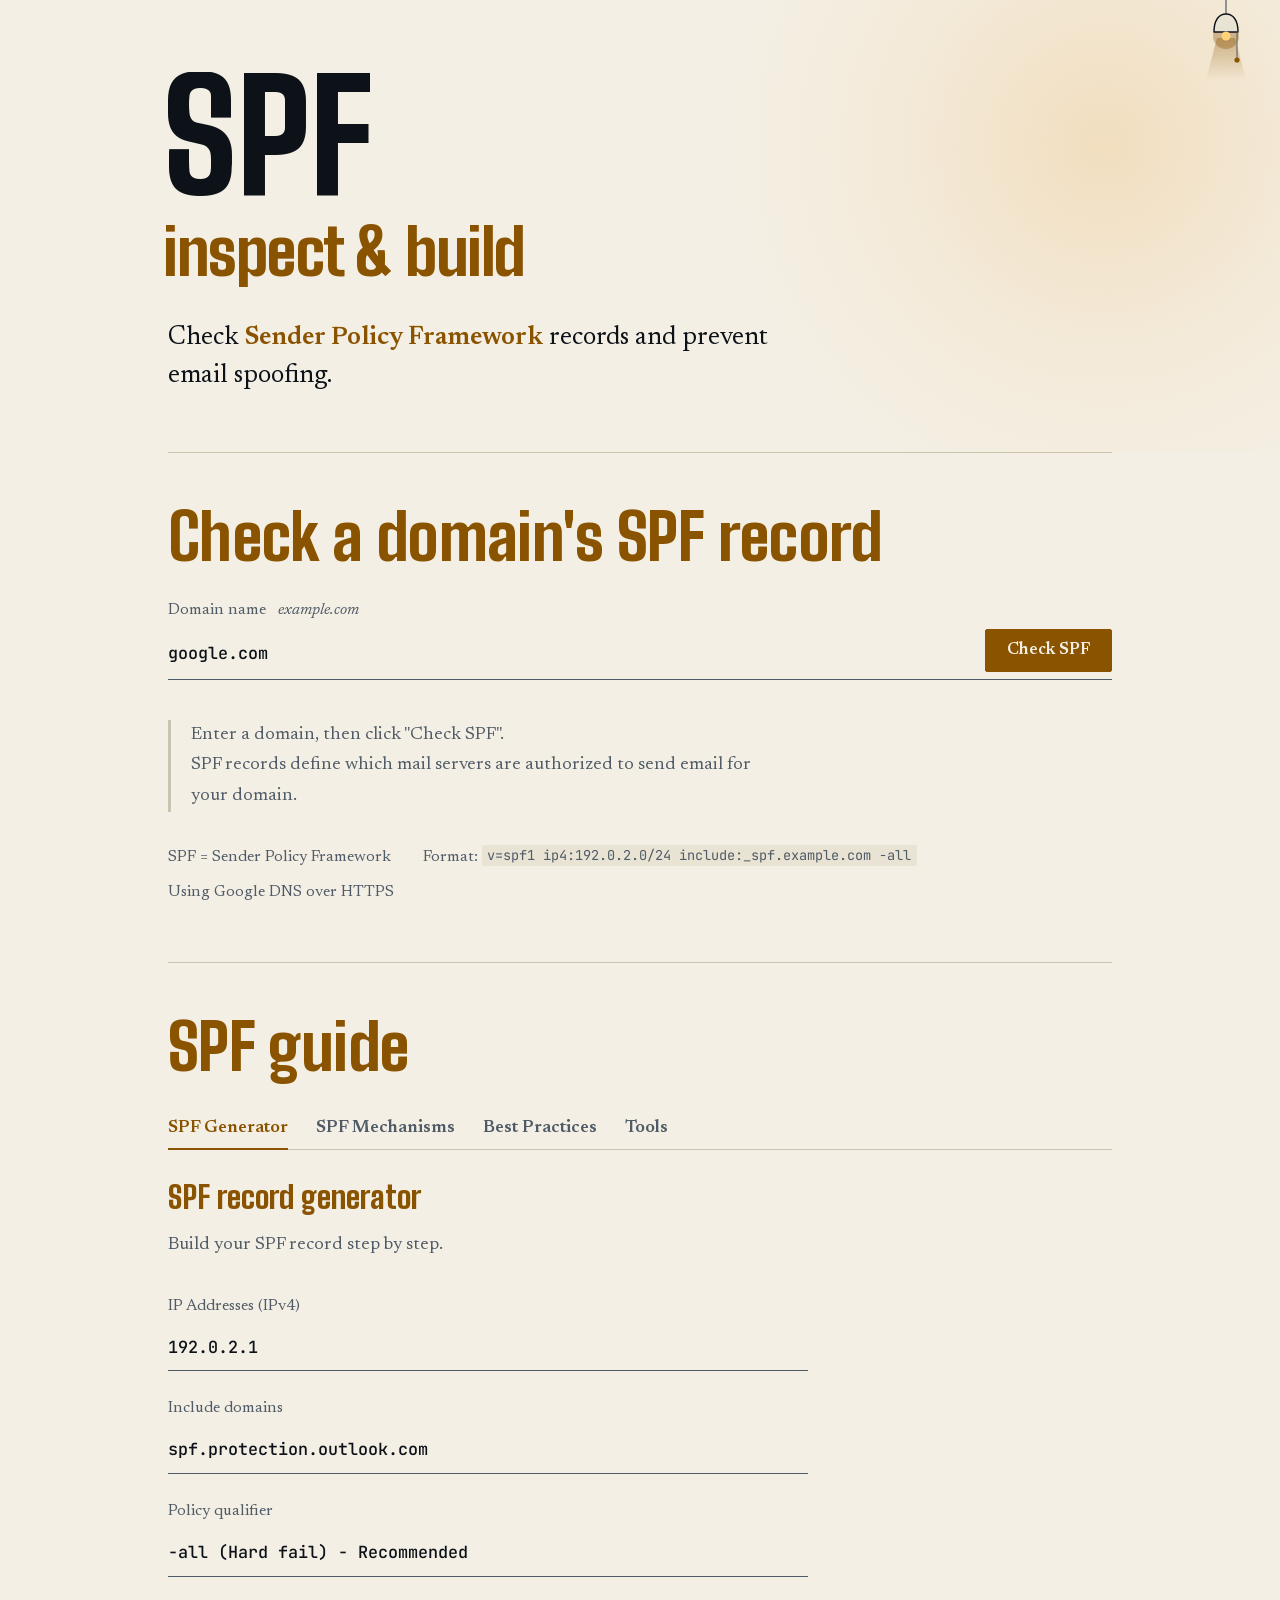
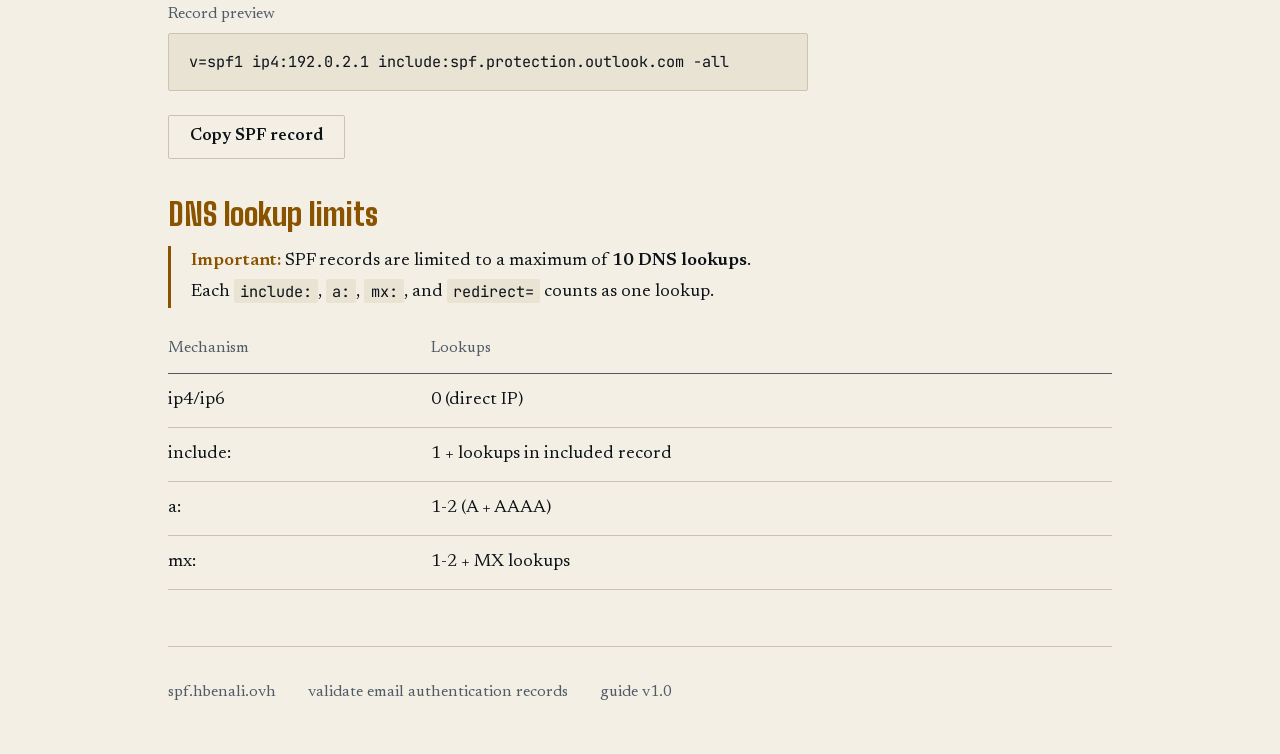
<file: index.html>
<!DOCTYPE html>
<html lang="en">
<head>
  <meta charset="UTF-8">
  <meta name="viewport" content="width=device-width, initial-scale=1.0">
  <title>SPF Checker — Free SPF Record Lookup &amp; Validator</title>
  <meta name="description" content="Free SPF checker and validator. Look up any domain&#x27;s SPF record, count DNS lookups against the limit of 10, catch syntax errors, and generate a correct record.">
  <meta name="robots" content="index, follow">
  <link rel="canonical" href="https://spf.hbenali.ovh/">

  <!-- Open Graph / Twitter Card -->
  <meta property="og:type" content="website">
  <meta property="og:title" content="SPF Checker — Free SPF Record Lookup &amp; Validator">
  <meta property="og:description" content="Check any domain&#x27;s SPF record, count its DNS lookups against the limit of 10, and generate a valid record.">
  <meta property="og:url" content="https://spf.hbenali.ovh/">
  <meta property="og:site_name" content="SPF Checker">
  <meta property="og:locale" content="en_US">
  <meta property="og:image" content="https://spf.hbenali.ovh/favicon.svg">
  <meta property="og:image:type" content="image/svg+xml">
  <meta name="twitter:card" content="summary">
  <meta name="twitter:title" content="SPF Checker — Free SPF Record Lookup &amp; Validator">
  <meta name="twitter:description" content="Check any domain&#x27;s SPF record, count its DNS lookups against the limit of 10, and generate a valid record.">
  <meta name="twitter:image" content="https://spf.hbenali.ovh/favicon.svg">

  <!-- Structured data -->
  <script type="application/ld+json">
  {
    "@context": "https://schema.org",
    "@type": "WebApplication",
    "name": "SPF Checker",
    "url": "https://spf.hbenali.ovh/",
    "applicationCategory": "UtilitiesApplication",
    "operatingSystem": "Any",
    "description": "Check any domain's SPF record, count its DNS lookups against the limit of 10, and generate a valid record.",
    "offers": { "@type": "Offer", "price": "0", "priceCurrency": "USD" }
  }
  </script>

  <!-- Security (static hosting: CSP and referrer are set here; dns.google is the only external call) -->
  <meta http-equiv="Content-Security-Policy" content="default-src 'self'; script-src 'self'; style-src 'self'; font-src 'self'; img-src 'self' data:; connect-src 'self' https://dns.google; object-src 'none'; base-uri 'self'; form-action 'self'">
  <meta name="referrer" content="strict-origin-when-cross-origin">

  <link rel="icon" type="image/svg+xml" href="/favicon.svg">
  <link rel="alternate icon" href="/favicon.ico">
  <link rel="apple-touch-icon" href="/apple-touch-icon.png">
  <meta name="color-scheme" content="dark light">
  <meta name="theme-color" content="#0c1218" media="(prefers-color-scheme: dark)">
  <meta name="theme-color" content="#f4efe4" media="(prefers-color-scheme: light)">

  <link rel="preload" href="/fonts/big-shoulders-latin-wght.woff2" as="font" type="font/woff2" crossorigin>
  <link rel="preload" href="/fonts/newsreader-latin-wght.woff2" as="font" type="font/woff2" crossorigin>
  <script src="/theme.js"></script>
  <link rel="stylesheet" href="/site.css">
</head>
<body>
<a class="skip" href="#domainInput">Skip to the tool</a>
<header class="hero">
  <div class="wrap">
    <h1 class="display">
      <span class="line"><span>SPF</span></span>
      <span class="line"><span>inspect &amp; build</span></span>
    </h1>
    <p class="lead">Check <strong>Sender Policy Framework</strong> records and prevent email spoofing.</p>
  </div>
</header>

<main>
  <section class="block wrap" aria-labelledby="lookupTitle">
    <h2 class="block-title" id="lookupTitle">Check a domain's SPF record</h2>

    <div class="field input-group">
      <label for="domainInput">
        <span>Domain name</span>
        <i>example.com</i>
      </label>
      <div class="field-row domain-input-wrapper">
        <input type="text" id="domainInput" placeholder="e.g. example.com" value="google.com" spellcheck="false" autocomplete="off">
        <button class="btn" id="checkBtn">
          <span id="btnText">Check SPF</span>
          <span id="btnLoader" hidden></span>
        </button>
      </div>
    </div>

    <div class="result-area" id="resultContainer" aria-live="polite">
      <div class="state empty empty-state" id="placeholderState">
        <p>Enter a domain, then click "Check SPF".<br>SPF records define which mail servers are authorized to send email for your domain.</p>
      </div>
      <div id="recordsContainer" hidden></div>
      <div id="errorContainer" hidden></div>
    </div>

    <div class="note">
      <span>SPF = Sender Policy Framework</span>
      <span>Format: <code>v=spf1 ip4:192.0.2.0/24 include:_spf.example.com -all</code></span>
      <span>Using Google DNS over HTTPS</span>
    </div>
  </section>

  <section class="block wrap" aria-labelledby="guideTitle">
    <h2 class="block-title" id="guideTitle">SPF guide</h2>

    <div class="tabs" role="tablist" aria-label="SPF guide">
      <button class="tab-btn active" id="tabGenerate" role="tab" aria-selected="true" aria-controls="generateTab">SPF Generator</button>
      <button class="tab-btn" id="tabMechanisms" role="tab" aria-selected="false" aria-controls="mechanismsTab">SPF Mechanisms</button>
      <button class="tab-btn" id="tabBestPractices" role="tab" aria-selected="false" aria-controls="bestPracticesTab">Best Practices</button>
      <button class="tab-btn" id="tabTools" role="tab" aria-selected="false" aria-controls="toolsTab">Tools</button>
    </div>

    <div class="tab-content active" id="generateTab" role="tabpanel" aria-labelledby="tabGenerate">
      <div>
        <h3 class="sub-title">SPF record generator</h3>
        <p class="block-note">Build your SPF record step by step.</p>
        <div class="gen-grid field">
          <div>
            <label class="gen-label" for="genIp4">IP Addresses (IPv4)</label>
            <div class="gen-row"><input type="text" id="genIp4" placeholder="e.g., 192.0.2.1 or 192.0.2.0/24" value="192.0.2.1" autocomplete="off" spellcheck="false"></div>
          </div>
          <div>
            <label class="gen-label" for="genInclude">Include domains</label>
            <div class="gen-row"><input type="text" id="genInclude" placeholder="e.g., spf.protection.outlook.com" value="spf.protection.outlook.com" autocomplete="off" spellcheck="false"></div>
          </div>
          <div>
            <label class="gen-label" for="genPolicy">Policy qualifier</label>
            <div class="gen-row">
              <select id="genPolicy">
                <option value="-all">-all (Hard fail) - Recommended</option>
                <option value="~all">~all (Soft fail)</option>
                <option value="?all">?all (Neutral)</option>
              </select>
            </div>
          </div>
          <div>
            <div class="gen-label">Record preview</div>
            <div class="preview" id="generatedSpf" aria-live="polite">v=spf1 ip4:192.0.2.1 include:spf.protection.outlook.com -all</div>
          </div>
          <div class="copy-row">
            <button id="copySpfBtn" class="btn quiet">Copy SPF record</button>
            <span class="copy-status" id="copyStatus" role="status"></span>
          </div>
        </div>
      </div>

      <div>
        <h3 class="sub-title">DNS lookup limits</h3>
        <div class="callout">
          <p><strong>Important:</strong> SPF records are limited to a maximum of <strong>10 DNS lookups</strong>. Each <code>include:</code>, <code>a:</code>, <code>mx:</code>, and <code>redirect=</code> counts as one lookup.</p>
        </div>
        <div class="table-wrap">
          <table>
            <thead><tr><th scope="col">Mechanism</th><th scope="col">Lookups</th></tr></thead>
            <tbody>
              <tr><td>ip4/ip6</td><td>0 (direct IP)</td></tr>
              <tr><td>include:</td><td>1 + lookups in included record</td></tr>
              <tr><td>a:</td><td>1-2 (A + AAAA)</td></tr>
              <tr><td>mx:</td><td>1-2 + MX lookups</td></tr>
            </tbody>
          </table>
        </div>
      </div>
    </div>

    <div class="tab-content" id="mechanismsTab" role="tabpanel" aria-labelledby="tabMechanisms">
      <div>
        <h3 class="sub-title">SPF mechanism reference</h3>
        <div class="table-wrap">
          <table>
            <thead><tr><th scope="col">Mechanism</th><th scope="col">Description</th><th scope="col">Example</th></tr></thead>
            <tbody>
              <tr><td><code>ip4:</code></td><td>Matches specific IPv4 address or range</td><td><code>ip4:192.0.2.0/24</code></td></tr>
              <tr><td><code>ip6:</code></td><td>Matches IPv6 address or range</td><td><code>ip6:2001:db8::/32</code></td></tr>
              <tr><td><code>a:</code></td><td>Matches domain's A/AAAA records</td><td><code>a:mail.example.com</code></td></tr>
              <tr><td><code>mx:</code></td><td>Matches domain's MX servers</td><td><code>mx</code> or <code>mx:example.com</code></td></tr>
              <tr><td><code>include:</code></td><td>Includes another domain's SPF</td><td><code>include:spf.protection.outlook.com</code></td></tr>
              <tr><td><code>exists:</code></td><td>Tests if domain exists</td><td><code>exists:%{i}.spf.example.com</code></td></tr>
              <tr><td><code>redirect=</code></td><td>Redirects to another SPF</td><td><code>redirect=_spf.example.com</code></td></tr>
              <tr><td><code>exp=</code></td><td>Explanation for failures</td><td><code>exp=explain._spf.example.com</code></td></tr>
            </tbody>
          </table>
        </div>
      </div>

      <div>
        <h3 class="sub-title">Qualifiers</h3>
        <div class="table-wrap">
          <table>
            <thead><tr><th scope="col">Qualifier</th><th scope="col">Meaning</th><th scope="col">Result</th></tr></thead>
            <tbody>
              <tr><td><code>+</code></td><td>Pass (default)</td><td>Pass</td></tr>
              <tr><td><code>-</code></td><td>Fail (hard fail)</td><td>Fail</td></tr>
              <tr><td><code>~</code></td><td>SoftFail</td><td>Warning</td></tr>
              <tr><td><code>?</code></td><td>Neutral</td><td>Neutral</td></tr>
            </tbody>
          </table>
        </div>
      </div>
    </div>

    <div class="tab-content" id="bestPracticesTab" role="tabpanel" aria-labelledby="tabBestPractices">
      <div>
        <h3 class="sub-title">SPF best practices (2026)</h3>
        <ul class="practice">
          <li><strong>Use -all (hard fail)</strong> - Soft fails (~all) can be ignored by some receivers</li>
          <li><strong>Stay under 10 DNS lookups</strong> - Each include: counts against this limit</li>
          <li><strong>Avoid PTR mechanism</strong> - Deprecated and unreliable</li>
          <li><strong>Only one SPF record per domain</strong> - Multiple records cause "permerror"</li>
          <li><strong>Use ip4/ip6 instead of a/mx when possible</strong> - Saves DNS lookups</li>
          <li><strong>Keep record under 512 bytes</strong> - Avoid UDP packet fragmentation</li>
        </ul>
      </div>

      <div>
        <h3 class="sub-title">Common issues</h3>
        <div class="callout"><p><strong>Too many DNS lookups:</strong> If your SPF has more than 10 lookups, receivers will reject it with "permerror"</p></div>
        <div class="callout"><p><strong>Recursive includes:</strong> An include loop (e.g., A includes B, B includes A) will hit the 10-lookup limit</p></div>
        <div class="callout"><p><strong>Void lookups:</strong> More than 2 void lookups (domains that don't exist) cause permerror</p></div>
      </div>
    </div>

    <div class="tab-content" id="toolsTab" role="tabpanel" aria-labelledby="tabTools">
      <div>
        <h3 class="sub-title">Other SPF tools</h3>
        <ul class="tools">
          <li><a href="https://easydmarc.com/spf-record-check-tools" target="_blank" rel="noopener noreferrer">EasyDMARC SPF Tools</a><span>Check, generate &amp; validate SPF</span></li>
          <li><a href="https://dmarcian.com/spf-survey/" target="_blank" rel="noopener noreferrer">DMARCIAN SPF Survey</a><span>Detailed SPF analysis</span></li>
          <li><a href="https://www.kitterman.com/spf/validate.html" target="_blank" rel="noopener noreferrer">Kitterman SPF Validator</a><span>Classic SPF testing tool</span></li>
          <li><a href="https://www.mail-tester.com/" target="_blank" rel="noopener noreferrer">Mail Tester</a><span>Full email authentication check</span></li>
        </ul>
      </div>
    </div>
  </section>
</main>

<div class="foot">
  <footer>
    <span>spf.hbenali.ovh</span>
    <span>validate email authentication records</span>
    <span>guide v1.0</span>
  </footer>
</div>

<script src="/app.js"></script>
</body>
</html>
</file>
<file: site.css>
/* spf.hbenali.ovh: one stylesheet for every page. Dark editorial design system shared with hbenali.ovh.
   Fonts are self-hosted (see fonts/README.md). */

@font-face { font-family: 'Big Shoulders'; font-style: normal; font-weight: 600 900; font-display: swap; src: url('fonts/big-shoulders-latin-wght.woff2') format('woff2'); }
@font-face { font-family: 'Newsreader'; font-style: normal; font-weight: 200 800; font-display: swap; src: url('fonts/newsreader-latin-wght.woff2') format('woff2'); }
@font-face { font-family: 'Newsreader'; font-style: italic; font-weight: 200 800; font-display: swap; src: url('fonts/newsreader-italic-latin-wght.woff2') format('woff2'); }
@font-face { font-family: 'JetBrains Mono'; font-style: normal; font-weight: 100 800; font-display: swap; src: url('fonts/jetbrains-mono-latin-wght.woff2') format('woff2'); }

:root {
    --ink: #0c1218;
    --slate: #17212b;
    --line: #263341;
    --bone: #e7e1d3;
    --mist: #8e9aa6;
    --sodium: #e9a23b;
    --verdigris: #5db7a0;
    --fail: #e5776f;
    --glow: rgba(233, 162, 59, 0.2);
    --glow-soft: rgba(233, 162, 59, 0.06);

    --display: 'Big Shoulders', 'Arial Narrow', Impact, sans-serif;
    --serif: 'Newsreader', Georgia, serif;
    --mono: 'JetBrains Mono', ui-monospace, monospace;

    --gutter: clamp(1.5rem, 4vw, 2.5rem);
    color-scheme: dark;
}

/* Light: follows the system setting until the lamp (theme.js) is used. Dark above is the default and the identity.
   Contrast on --ink (page) / --slate (surface): text 16/14.7, muted 6.0/5.4, accent 5.5/4.9, ok 5.2/4.7, fail 5.7/5.1. */
@media (prefers-color-scheme: light) {
    :root:not([data-theme="dark"]) {
        --ink: #f4efe4;
        --slate: #e9e3d4;
        --line: #cbc3b0;
        --bone: #0c1218;
        --mist: #4f5b67;
        --sodium: #8a5300;
        --verdigris: #1b7058;
        --fail: #b3261e;
        --glow: rgba(233, 162, 59, 0.22);
        --glow-soft: rgba(233, 162, 59, 0.07);
        color-scheme: light;
    }
}
:root[data-theme="light"] {
    --ink: #f4efe4;
    --slate: #e9e3d4;
    --line: #cbc3b0;
    --bone: #0c1218;
    --mist: #4f5b67;
    --sodium: #8a5300;
    --verdigris: #1b7058;
    --fail: #b3261e;
    --glow: rgba(233, 162, 59, 0.22);
    --glow-soft: rgba(233, 162, 59, 0.07);
    color-scheme: light;
}

*, *::before, *::after { box-sizing: border-box; margin: 0; padding: 0; }

html { background: var(--ink); }

body {
    min-height: 100vh;
    background: var(--ink);
    color: var(--bone);
    font-family: var(--serif);
    font-size: 1.125rem;
    line-height: 1.7;
    font-optical-sizing: auto;
    -webkit-font-smoothing: antialiased;
    text-rendering: optimizeLegibility;
}

::selection { background: var(--sodium); color: var(--ink); }
:focus-visible { outline: 2px solid var(--sodium); outline-offset: 4px; border-radius: 2px; }

a { color: inherit; }
ul { list-style: none; }
strong { font-weight: 600; }
code { font-family: var(--mono); font-size: 0.85em; background: var(--slate); padding: 0.1em 0.4em; border-radius: 2px; overflow-wrap: anywhere; }
[hidden] { display: none !important; }

.sr-only { position: absolute; width: 1px; height: 1px; overflow: hidden; clip-path: inset(50%); white-space: nowrap; }
.skip { position: fixed; top: 0.75rem; left: 0.75rem; z-index: 60; background: var(--sodium); color: var(--ink); padding: 0.5rem 1rem; transform: translateY(-300%); }
.skip:focus { transform: none; }

.link, footer a, .tools a {
    text-decoration: none;
    background-image: linear-gradient(currentColor, currentColor);
    background-repeat: no-repeat;
    background-size: 100% 1px;
    background-position: 0 100%;
    padding-bottom: 2px;
    transition: background-size 0.35s cubic-bezier(0.22, 1, 0.36, 1), color 0.2s;
}
.link:hover, .link:focus-visible, footer a:hover, footer a:focus-visible, .tools a:hover, .tools a:focus-visible { color: var(--sodium); background-size: 100% 2px; }

.display { font-family: var(--display); font-weight: 800; line-height: 0.86; letter-spacing: -0.01em; }
.wrap { max-width: 64rem; margin: 0 auto; padding-inline: var(--gutter); }

/* Hero */
.hero { position: relative; isolation: isolate; overflow: hidden; padding-block: 4.5rem 3.5rem; }
.hero::before {
    content: ''; position: absolute; z-index: -1; top: -14rem; right: -12rem;
    width: min(46rem, 140vw); aspect-ratio: 1; border-radius: 50%;
    background: radial-gradient(closest-side, var(--glow), var(--glow-soft) 55%, transparent);
    pointer-events: none;
}
.hero h1 { font-size: clamp(4rem, 17vw, 9.5rem); margin-left: -0.03em; }
.hero h1 .line { display: block; overflow: hidden; padding-bottom: 0.05em; }
.hero h1 .line > span { display: block; animation: rise 1.1s cubic-bezier(0.16, 1, 0.3, 1) both; }
.hero h1 .line:nth-child(2) { color: var(--sodium); font-size: 0.42em; line-height: 1; margin-top: 0.15em; }
.hero h1 .line:nth-child(2) > span { animation-delay: 0.13s; }
.hero .lead { margin-top: 2rem; max-width: 40ch; font-size: clamp(1.25rem, 2.4vw, 1.6rem); line-height: 1.5; animation: fade 0.9s 0.5s both; }
.hero .lead strong { color: var(--sodium); font-weight: 600; }

@keyframes rise { from { transform: translateY(108%); } }
@keyframes fade { from { opacity: 0; transform: translateY(12px); } }

/* Sections */
.block { position: relative; padding-block: 3.5rem; }
.block::before { content: ''; position: absolute; top: 0; left: var(--gutter); right: var(--gutter); height: 1px; background: var(--line); }
.block-title { font-family: var(--display); font-weight: 800; font-size: clamp(2.6rem, 7vw, 4rem); line-height: 0.9; letter-spacing: -0.01em; color: var(--sodium); }
.block-note { margin-top: 0.75rem; max-width: 52ch; color: var(--mist); }

/* Fields */
.field { margin-top: 2rem; }
.field label, .gen-label { display: block; color: var(--mist); font-size: 1rem; margin-bottom: 0.3rem; }
.field label i { font-style: italic; margin-left: 0.5rem; }
.field-row { display: flex; align-items: stretch; gap: 1rem; border-bottom: 1px solid var(--mist); transition: border-color 0.2s; }
.field-row:focus-within, .gen-row:focus-within { border-color: var(--sodium); }
input[type="text"], select {
    background: none; border: 0; color: var(--bone); border-radius: 0;
    font: 500 1.05rem/1.3 var(--mono); padding: 0.75rem 0; outline: 0; min-width: 0; width: 100%;
}
.field-row input { flex: 1; }
input::placeholder { color: var(--mist); opacity: 0.8; }
select { cursor: pointer; appearance: none; -webkit-appearance: none; }
select option { background: var(--slate); color: var(--bone); }

.btn {
    display: inline-flex; align-items: center; justify-content: center; gap: 0.6rem;
    background: var(--sodium); color: var(--ink); border: 1px solid var(--sodium); padding: 0.55rem 1.3rem;
    font: 600 1.05rem/1.4 var(--serif); border-radius: 2px; cursor: pointer; white-space: nowrap;
    transition: background-color 0.2s, color 0.2s, transform 0.2s;
}
.btn:hover, .btn:focus-visible { background: var(--bone); border-color: var(--bone); transform: translateY(-2px); }
.btn:disabled { opacity: 0.7; cursor: progress; transform: none; }
.btn.quiet { background: none; color: var(--bone); border-color: var(--line); }
.btn.quiet:hover, .btn.quiet:focus-visible { border-color: var(--sodium); color: var(--sodium); background: none; }
.field-row .btn { align-self: center; margin-bottom: 0.4rem; }

.loader { width: 0.9rem; height: 0.9rem; border: 2px solid var(--ink); border-top-color: transparent; border-radius: 50%; animation: spin 0.8s linear infinite; }
@keyframes spin { to { transform: rotate(360deg); } }

/* Result states: a word and a left rule, never colour alone */
.result-area { margin-top: 2.5rem; }
.state { border-left: 3px solid var(--line); padding-left: 1.25rem; }
.state-title { font-family: var(--display); font-weight: 800; font-size: 1.9rem; line-height: 1.05; }
.state p { margin-top: 0.5rem; max-width: 60ch; color: var(--mist); }
.state.empty { color: var(--mist); }
.state.ok { border-left-color: var(--verdigris); }
.state.ok .state-title { color: var(--verdigris); }
.state.fail { border-left-color: var(--fail); }
.state.fail .state-title { color: var(--fail); }
.state.fail p { color: var(--bone); }
.badge-domain { font: 500 1rem var(--mono); color: var(--bone); overflow-wrap: anywhere; display: block; margin-top: 0.5rem; }
.query { margin-top: 0.5rem; font: 0.95rem/1.5 var(--mono); color: var(--mist); overflow-wrap: anywhere; }

.mech-list { margin-top: 1.5rem; display: flex; flex-wrap: wrap; gap: 0.4rem 1.25rem; font: 0.95rem/1.5 var(--mono); }
.mech { overflow-wrap: anywhere; min-width: 0; }
.record-card { margin-top: 1.5rem; font: 0.95rem/1.6 var(--mono); background: var(--slate); border: 1px solid var(--line); border-radius: 2px; padding: 1rem 1.25rem; overflow-wrap: anywhere; max-height: 18rem; overflow-y: auto; }

.checks { margin-top: 1.5rem; }
.checks li { display: flex; flex-wrap: wrap; gap: 0.1rem 1rem; border-top: 1px solid var(--line); border-left: 3px solid var(--line); padding: 0.7rem 0 0.7rem 1rem; }
.checks li:last-child { border-bottom: 1px solid var(--line); }
.checks .word { font-family: var(--display); font-weight: 800; font-size: 1.25rem; line-height: 1.4; min-width: 5.5rem; }
.checks .what { flex: 1; min-width: 14rem; overflow-wrap: anywhere; }
.checks li.warn { border-left-color: var(--sodium); }
.checks li.warn .word { color: var(--sodium); }
.checks li.fail { border-left-color: var(--fail); }
.checks li.fail .word { color: var(--fail); }
.checks li.info .word { color: var(--mist); }

/* Guide */
.tabs { display: flex; flex-wrap: wrap; gap: 0.25rem 1.75rem; margin-top: 2rem; border-bottom: 1px solid var(--line); }
.tab-btn {
    background: none; border: 0; border-bottom: 2px solid transparent; margin-bottom: -1px;
    color: var(--mist); font: 600 1.1rem/1.4 var(--serif); padding: 0.5rem 0; cursor: pointer;
    transition: color 0.2s, border-color 0.2s;
}
.tab-btn:hover { color: var(--bone); }
.tab-btn.active { color: var(--sodium); border-bottom-color: var(--sodium); }
.tab-content { display: none; padding-top: 2rem; }
.tab-content.active { display: block; }
.tab-content > * + * { margin-top: 2.5rem; }
.sub-title { font-family: var(--display); font-weight: 800; font-size: 1.9rem; line-height: 1.05; color: var(--sodium); }
.sub-title + * { margin-top: 1rem; }

.gen-grid { display: grid; gap: 1.5rem; max-width: 40rem; }
.gen-row { border-bottom: 1px solid var(--mist); transition: border-color 0.2s; }
.gen-row.static { border-bottom: 0; }
.preview { font: 0.95rem/1.6 var(--mono); background: var(--slate); border: 1px solid var(--line); border-radius: 2px; padding: 1rem 1.25rem; overflow-wrap: anywhere; }
.copy-row { display: flex; flex-wrap: wrap; align-items: center; gap: 0.75rem 1.25rem; }
.copy-status { color: var(--verdigris); }

.callout { border-left: 3px solid var(--sodium); padding-left: 1.25rem; max-width: 60ch; }
.callout + .callout { margin-top: 1rem; }
.callout strong:first-child { color: var(--sodium); }
.callout p { margin: 0; }

.table-wrap { overflow-x: auto; margin-top: 1rem; }
table { width: 100%; border-collapse: collapse; }
th, td { text-align: left; vertical-align: top; padding: 0.7rem 1.25rem 0.7rem 0; border-bottom: 1px solid var(--line); }
th { color: var(--mist); font-weight: 400; font-size: 1rem; border-bottom-color: var(--mist); }
td code { white-space: nowrap; }

.practice { max-width: 60ch; }
.practice li { padding: 0.8rem 0; border-bottom: 1px solid var(--line); }
.practice li:first-child { border-top: 1px solid var(--line); }

.tools li { padding: 0.8rem 0; border-bottom: 1px solid var(--line); max-width: 60ch; }
.tools li:first-child { border-top: 1px solid var(--line); }
.tools a { font-weight: 600; }
.tools span { display: block; color: var(--mist); font-size: 1rem; }

/* Footer */
.note { color: var(--mist); font-size: 1rem; display: flex; flex-wrap: wrap; gap: 0.5rem 2rem; margin-top: 2rem; }
footer { color: var(--mist); font-size: 1rem; }
.foot { max-width: 64rem; margin: 0 auto; padding: 0 var(--gutter) 3rem; }
.foot > footer { border-top: 1px solid var(--line); padding-top: 2rem; display: flex; flex-wrap: wrap; gap: 0.5rem 2rem; }
.foot strong { color: var(--bone); }

/* 404 */
.nf { min-height: 100vh; display: flex; flex-direction: column; justify-content: center; padding-block: 4rem; position: relative; isolation: isolate; overflow: hidden; }
.nf::before {
    content: ''; position: absolute; z-index: -1; top: -12rem; right: -10rem; width: min(40rem, 140vw); aspect-ratio: 1; border-radius: 50%;
    background: radial-gradient(closest-side, var(--glow), var(--glow-soft) 55%, transparent);
}
.nf-code { font-size: clamp(9rem, 34vw, 22rem); color: var(--sodium); }
.nf h1 { font-size: clamp(2.8rem, 7vw, 5rem); margin-top: 0.5rem; }
.nf .nf-lead { margin-top: 1rem; max-width: 40ch; color: var(--mist); font-size: 1.3rem; }
.nf-links { margin-top: 2rem; display: flex; flex-wrap: wrap; gap: 0.75rem 2rem; font-size: 1.25rem; }
.nf-search { margin-top: 3rem; max-width: 30rem; }

@media (prefers-reduced-motion: reduce) {
    *, *::before, *::after { animation-duration: 0.01ms !important; animation-delay: 0s !important; transition-duration: 0.01ms !important; }
}

/* ---- Theme lamp: pull-cord switch (see theme.js). Lamp on = light theme. ---- */
.theme-lamp {
    position: absolute; /* scrolls away with the page; fixed on pages with a fixed bar, see below */
    top: 0;
    inset-inline-end: clamp(0.75rem, 3vw, 2rem);
    z-index: 1000;
    display: block;
    width: 2.75rem;
    height: 5.25rem;
    padding: 0;
    border: 0;
    background: none;
    cursor: pointer;
    -webkit-tap-highlight-color: transparent;
}
/* Pages with a fixed top bar or fixed top-right controls: the lamp stays visible and the bar
   reserves room for it (lamp offset + lamp width + gap), so it never covers a link. */
html:has(.bar-inner) .theme-lamp,
html:has(.controls) .theme-lamp { position: fixed; }
.bar-inner { padding-inline-end: calc(clamp(0.75rem, 3vw, 2rem) + 2.75rem + 0.75rem); }
.controls { right: calc(clamp(0.75rem, 3vw, 2rem) + 2.75rem + 0.75rem); }
.theme-lamp svg { display: block; width: 100%; height: 100%; overflow: visible; pointer-events: none; }
.lamp-wire { stroke: var(--mist); stroke-width: 1.2; }
.lamp-shade { fill: var(--slate); stroke: var(--bone); stroke-width: 1.4; stroke-linejoin: round; }
.lamp-bulb { fill: var(--line); transition: fill 0.4s; }
.lamp-halo { fill: var(--sodium); opacity: 0; transition: opacity 0.5s; }
.lamp-cone { fill: url(#lamp-cone); opacity: 0; transition: opacity 0.5s; }
.lamp-stop-a { stop-color: var(--sodium); stop-opacity: 0.38; }
.lamp-stop-b { stop-color: var(--sodium); stop-opacity: 0; }
.lamp-cord { stroke: var(--mist); stroke-width: 1; }
.lamp-bead { fill: var(--sodium); }
.theme-lamp[data-on="true"] .lamp-bulb { fill: #ffd27a; }
.theme-lamp[data-on="true"] .lamp-halo { opacity: 0.35; }
.theme-lamp[data-on="true"] .lamp-cone { opacity: 1; }
.lamp-swing { transform-box: view-box; transform-origin: 22px 0; animation: lamp-swing 0.9s ease-out; }
.lamp-pull { animation: lamp-pull 0.45s cubic-bezier(0.3, 1.6, 0.5, 1); }
@keyframes lamp-swing { 20% { transform: rotate(-5deg); } 45% { transform: rotate(3.5deg); } 70% { transform: rotate(-1.5deg); } }
@keyframes lamp-pull { 35% { transform: translateY(10px); } }

/* The theme switch is a plain cross-fade of the whole page. */
html.theme-vt::view-transition-old(root) { animation: 0.45s ease both lamp-fade-out; }
html.theme-vt::view-transition-new(root) { animation: 0.45s ease both lamp-fade-in; }
@keyframes lamp-fade-out { to { opacity: 0; } }
@keyframes lamp-fade-in { from { opacity: 0; } }

@media (prefers-reduced-motion: reduce) {
    .lamp-swing, .lamp-pull { animation: none; }
    .lamp-bulb, .lamp-halo, .lamp-cone { transition: none; }
}
</file>
